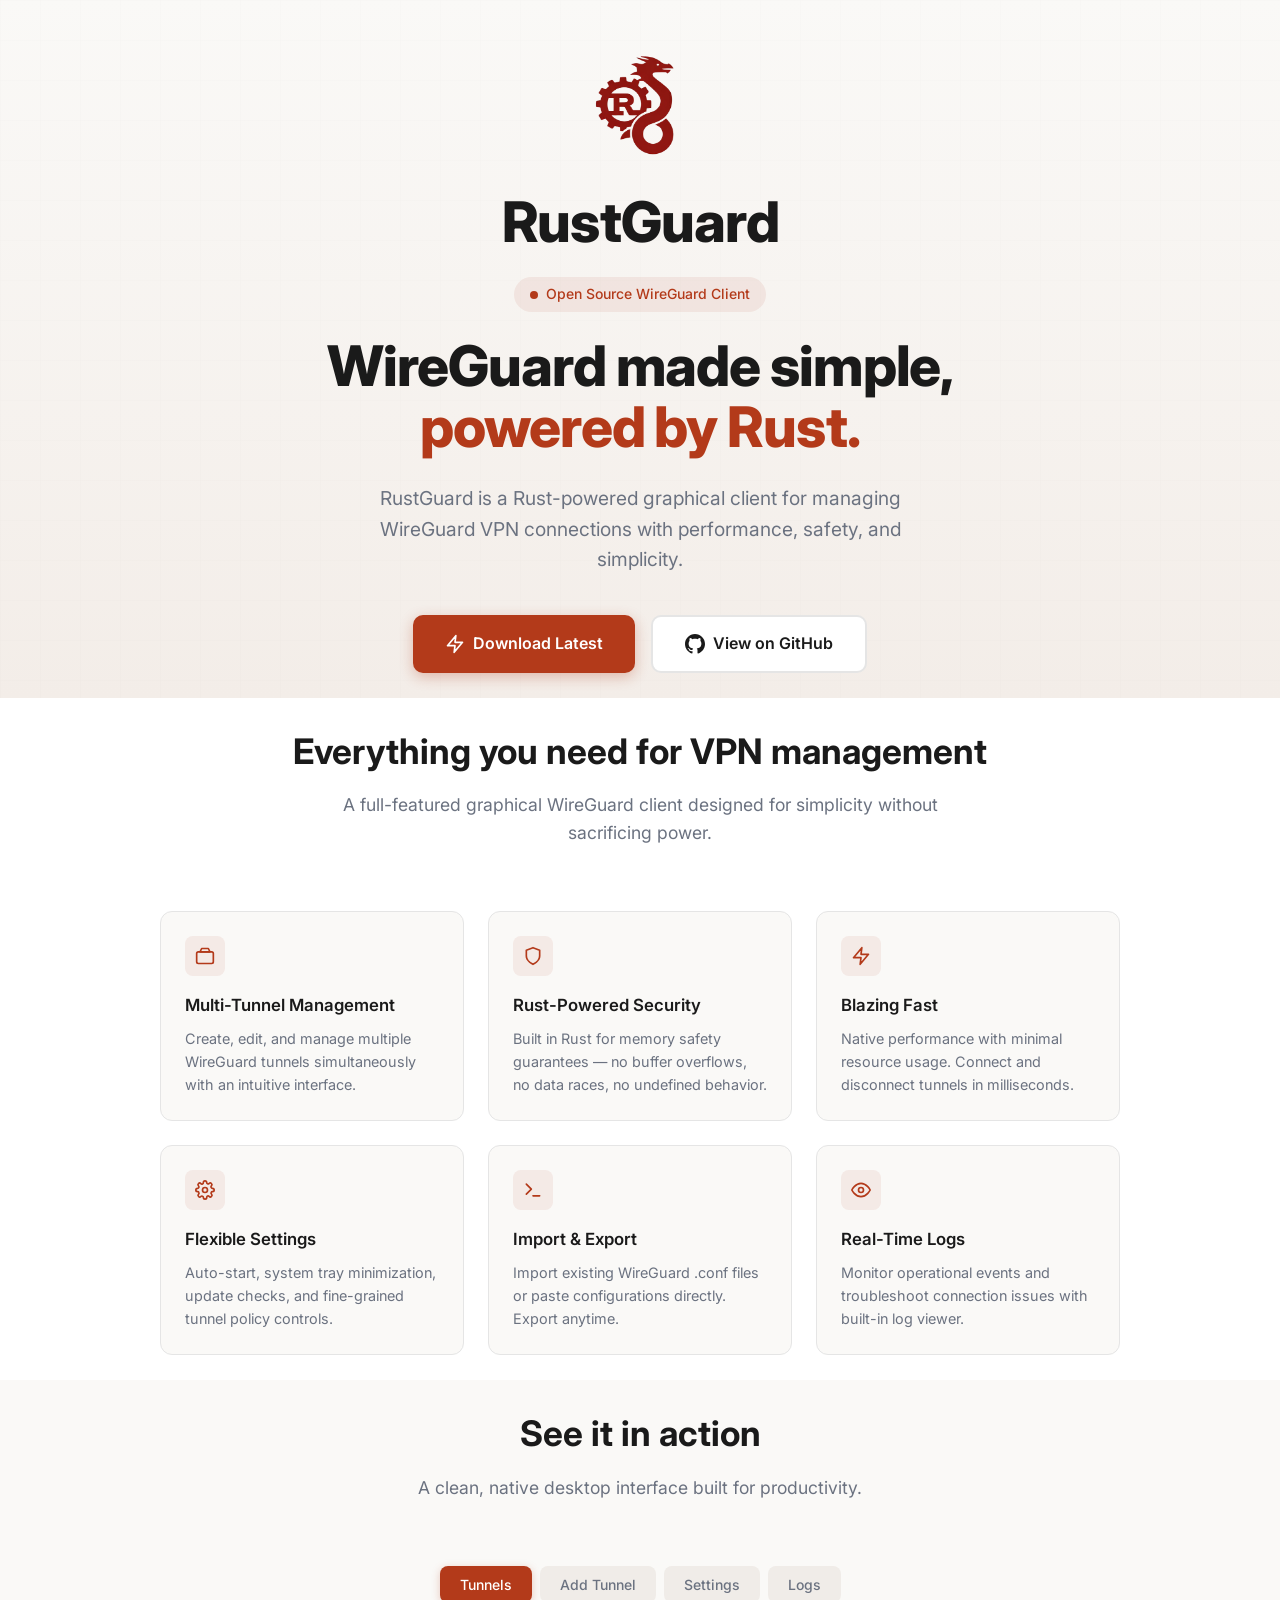
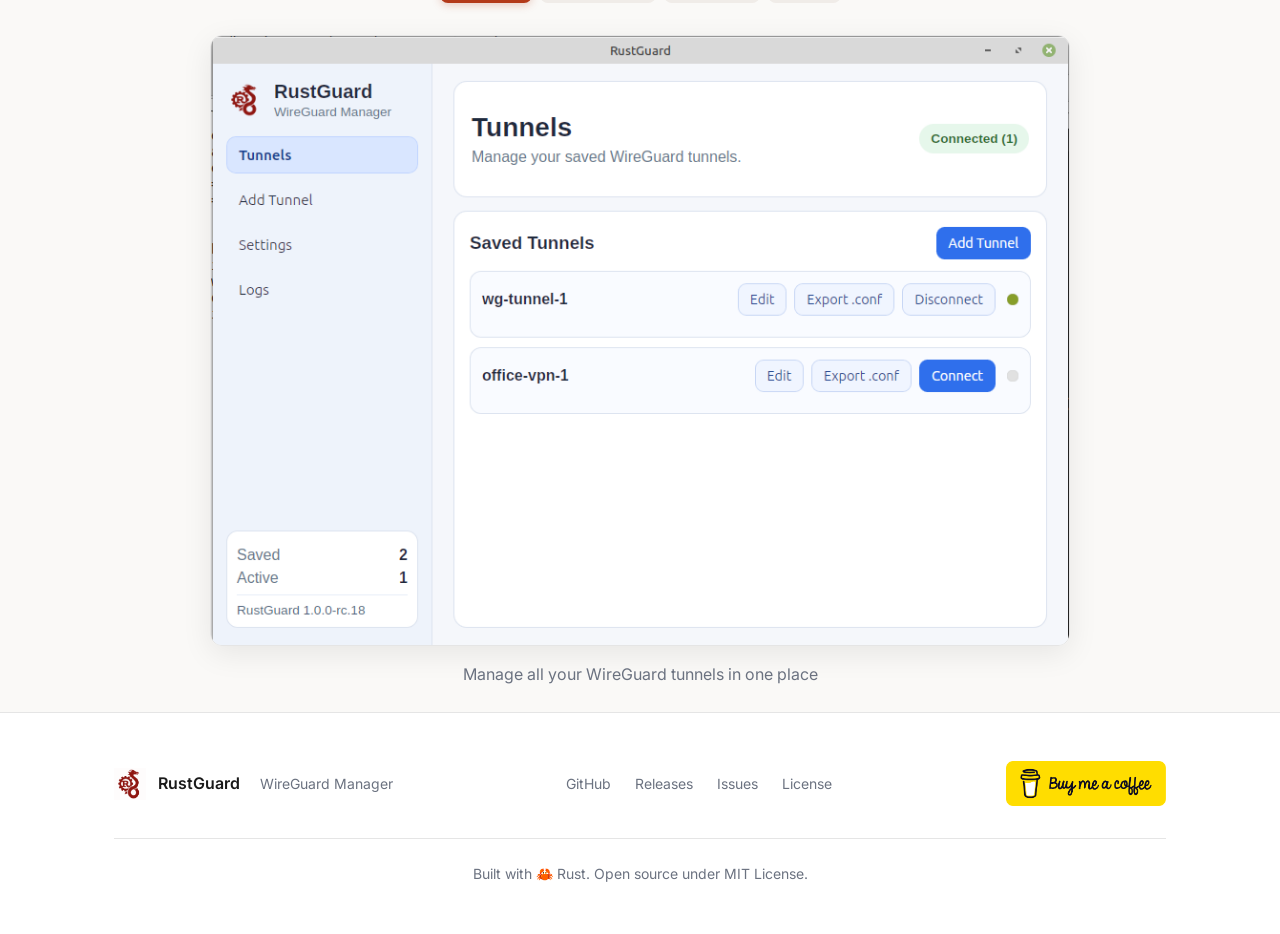
<file: docs/index.html>
<!DOCTYPE html>
<html lang="en">
<head>
  <meta charset="UTF-8" />
  <meta name="viewport" content="width=device-width, initial-scale=1.0" />
  <title>RustGuard — WireGuard Connection Manager</title>
  <meta name="description" content="RustGuard is a Rust-powered graphical client for managing WireGuard VPN connections with performance, safety, and simplicity." />
  <link rel="icon" type="image/png" href="assets/favicon-96x96.png" sizes="96x96" />
  <link rel="icon" type="image/svg+xml" href="assets/favicon.svg" />
  <link rel="shortcut icon" href="assets/favicon.ico" />
  <link rel="apple-touch-icon" sizes="180x180" href="assets/apple-touch-icon.png" />
  <link rel="manifest" href="assets/site.webmanifest" />
  <link rel="preconnect" href="https://fonts.googleapis.com" />
  <link rel="preconnect" href="https://fonts.gstatic.com" crossorigin />
  <link href="https://fonts.googleapis.com/css2?family=Inter:wght@400;500;600;700;800&family=JetBrains+Mono:wght@500&display=swap" rel="stylesheet" />
  <link rel="stylesheet" href="style.css" />
</head>
<script async src="https://www.googletagmanager.com/gtag/js?id=G-ZSVNVJYDS7"></script>
<script>
  window.dataLayer = window.dataLayer || [];
  function gtag(){dataLayer.push(arguments);}
  gtag('js', new Date());
  gtag('config', 'G-ZSVNVJYDS7');
</script>
<body>

  <!-- Hero -->
  <section class="hero">
    <div class="hero-grid"></div>
    <div class="container hero-inner">
      <img src="assets/rustguard_logo_without_text_no_bg.png" alt="RustGuard Logo" class="hero-logo" />
      <h1>RustGuard</h1>
      <div class="badge">
        <span class="badge-dot"></span>
        <span>Open Source WireGuard Client</span>
      </div>
      <h1>WireGuard made simple,<br><span class="text-primary">powered by Rust.</span></h1>
      <p class="hero-subtitle">RustGuard is a Rust-powered graphical client for managing WireGuard VPN connections with performance, safety, and simplicity.</p>
      <div class="hero-buttons">
        <a href="https://github.com/websvcPT/RustGuard/releases" class="btn btn-primary">
          <svg width="20" height="20" viewBox="0 0 24 24" fill="none" stroke="currentColor" stroke-width="2" stroke-linecap="round" stroke-linejoin="round"><polygon points="13 2 3 14 12 14 11 22 21 10 12 10 13 2"/></svg>
          Download Latest
        </a>
        <a href="https://github.com/websvcPT/RustGuard" class="btn btn-outline">
          <svg width="20" height="20" viewBox="0 0 24 24" fill="currentColor"><path d="M12 0c-6.626 0-12 5.373-12 12 0 5.302 3.438 9.8 8.207 11.387.599.111.793-.261.793-.577v-2.234c-3.338.726-4.033-1.416-4.033-1.416-.546-1.387-1.333-1.756-1.333-1.756-1.089-.745.083-.729.083-.729 1.205.084 1.839 1.237 1.839 1.237 1.07 1.834 2.807 1.304 3.492.997.107-.775.418-1.305.762-1.604-2.665-.305-5.467-1.334-5.467-5.931 0-1.311.469-2.381 1.236-3.221-.124-.303-.535-1.524.117-3.176 0 0 1.008-.322 3.301 1.23.957-.266 1.983-.399 3.003-.404 1.02.005 2.047.138 3.006.404 2.291-1.552 3.297-1.23 3.297-1.23.653 1.653.242 2.874.118 3.176.77.84 1.235 1.911 1.235 3.221 0 4.609-2.807 5.624-5.479 5.921.43.372.823 1.102.823 2.222v3.293c0 .319.192.694.801.576 4.765-1.589 8.199-6.086 8.199-11.386 0-6.627-5.373-12-12-12z"/></svg>
          View on GitHub
        </a>
      </div>
    </div>
  </section>

  <!-- Features -->
  <section class="features">
    <div class="container">
      <div class="section-header">
        <h2>Everything you need for VPN management</h2>
        <p>A full-featured graphical WireGuard client designed for simplicity without sacrificing power.</p>
      </div>
      <div class="features-grid">
        <div class="feature-card">
          <div class="feature-icon">
            <svg width="20" height="20" viewBox="0 0 24 24" fill="none" stroke="currentColor" stroke-width="2" stroke-linecap="round" stroke-linejoin="round"><rect x="2" y="7" width="20" height="14" rx="2" ry="2"/><path d="M16 3H8l-2 4h12L16 3z"/></svg>
          </div>
          <h3>Multi-Tunnel Management</h3>
          <p>Create, edit, and manage multiple WireGuard tunnels simultaneously with an intuitive interface.</p>
        </div>
        <div class="feature-card">
          <div class="feature-icon">
            <svg width="20" height="20" viewBox="0 0 24 24" fill="none" stroke="currentColor" stroke-width="2" stroke-linecap="round" stroke-linejoin="round"><path d="M12 22s8-4 8-10V5l-8-3-8 3v7c0 6 8 10 8 10z"/></svg>
          </div>
          <h3>Rust-Powered Security</h3>
          <p>Built in Rust for memory safety guarantees — no buffer overflows, no data races, no undefined behavior.</p>
        </div>
        <div class="feature-card">
          <div class="feature-icon">
            <svg width="20" height="20" viewBox="0 0 24 24" fill="none" stroke="currentColor" stroke-width="2" stroke-linecap="round" stroke-linejoin="round"><path d="M13 2L3 14h9l-1 8 10-12h-9l1-8z"/></svg>
          </div>
          <h3>Blazing Fast</h3>
          <p>Native performance with minimal resource usage. Connect and disconnect tunnels in milliseconds.</p>
        </div>
        <div class="feature-card">
          <div class="feature-icon">
            <svg width="20" height="20" viewBox="0 0 24 24" fill="none" stroke="currentColor" stroke-width="2" stroke-linecap="round" stroke-linejoin="round"><circle cx="12" cy="12" r="3"/><path d="M19.4 15a1.65 1.65 0 0 0 .33 1.82l.06.06a2 2 0 0 1-2.83 2.83l-.06-.06a1.65 1.65 0 0 0-1.82-.33 1.65 1.65 0 0 0-1 1.51V21a2 2 0 0 1-4 0v-.09A1.65 1.65 0 0 0 9 19.4a1.65 1.65 0 0 0-1.82.33l-.06.06a2 2 0 0 1-2.83-2.83l.06-.06A1.65 1.65 0 0 0 4.68 15a1.65 1.65 0 0 0-1.51-1H3a2 2 0 0 1 0-4h.09A1.65 1.65 0 0 0 4.6 9a1.65 1.65 0 0 0-.33-1.82l-.06-.06a2 2 0 0 1 2.83-2.83l.06.06A1.65 1.65 0 0 0 9 4.68a1.65 1.65 0 0 0 1-1.51V3a2 2 0 0 1 4 0v.09a1.65 1.65 0 0 0 1 1.51 1.65 1.65 0 0 0 1.82-.33l.06-.06a2 2 0 0 1 2.83 2.83l-.06.06A1.65 1.65 0 0 0 19.4 9a1.65 1.65 0 0 0 1.51 1H21a2 2 0 0 1 0 4h-.09a1.65 1.65 0 0 0-1.51 1z"/></svg>
          </div>
          <h3>Flexible Settings</h3>
          <p>Auto-start, system tray minimization, update checks, and fine-grained tunnel policy controls.</p>
        </div>
        <div class="feature-card">
          <div class="feature-icon">
            <svg width="20" height="20" viewBox="0 0 24 24" fill="none" stroke="currentColor" stroke-width="2" stroke-linecap="round" stroke-linejoin="round"><polyline points="4 17 10 11 4 5"/><line x1="12" y1="19" x2="20" y2="19"/></svg>
          </div>
          <h3>Import &amp; Export</h3>
          <p>Import existing WireGuard .conf files or paste configurations directly. Export anytime.</p>
        </div>
        <div class="feature-card">
          <div class="feature-icon">
            <svg width="20" height="20" viewBox="0 0 24 24" fill="none" stroke="currentColor" stroke-width="2" stroke-linecap="round" stroke-linejoin="round"><path d="M1 12s4-8 11-8 11 8 11 8-4 8-11 8-11-8-11-8z"/><circle cx="12" cy="12" r="3"/></svg>
          </div>
          <h3>Real-Time Logs</h3>
          <p>Monitor operational events and troubleshoot connection issues with built-in log viewer.</p>
        </div>
      </div>
    </div>
  </section>

  <!-- Screenshots -->
  <section class="screenshots">
    <div class="container">
      <div class="section-header">
        <h2>See it in action</h2>
        <p>A clean, native desktop interface built for productivity.</p>
      </div>
      <div class="tabs">
        <button class="tab active" onclick="showScreen(0, this)">Tunnels</button>
        <button class="tab" onclick="showScreen(1, this)">Add Tunnel</button>
        <button class="tab" onclick="showScreen(2, this)">Settings</button>
        <button class="tab" onclick="showScreen(3, this)">Logs</button>
      </div>
      <div class="screenshot-wrapper">
        <img id="screenshot-img" src="assets/screen-tunnels.png" alt="RustGuard Screenshot" />
      </div>
      <p id="screenshot-desc" class="screenshot-desc">Manage all your WireGuard tunnels in one place</p>
    </div>
  </section>

  <!-- Footer -->
  <footer class="footer">
    <div class="container footer-inner">
      <div class="footer-brand">
        <img src="assets/rustguard_logo.png" alt="RustGuard" class="footer-logo" />
        <span class="footer-name">RustGuard</span>
        <span class="footer-tagline">WireGuard Manager</span>
      </div>
      <nav class="footer-links">
        <a href="https://github.com/websvcPT/RustGuard">GitHub</a>
        <a href="https://github.com/websvcPT/RustGuard/releases">Releases</a>
        <a href="https://github.com/websvcPT/RustGuard/issues">Issues</a>
        <a href="https://github.com/websvcPT/RustGuard/blob/master/LICENSE.md">License</a>
      </nav>
      <a href="https://buymeacoffee.com/websvc" target="_blank" rel="noopener noreferrer" class="bmc-link">
        <img src="assets/bmc-button.png" alt="Buy Me A Coffee" class="bmc-button" />
      </a>
    </div>
    <div class="container">
      <div class="footer-bottom">
        <p>Built with 🦀 Rust. Open source under MIT License.</p>
      </div>
    </div>
  </footer>

  <script>
    const screenData = [
      { src: "assets/screen-tunnels.png", desc: "Manage all your WireGuard tunnels in one place" },
      { src: "assets/screen-add-tunnel.png", desc: "Import or paste WireGuard configurations" },
      { src: "assets/screen-settings.png", desc: "Configure app behavior and tunnel policies" },
      { src: "assets/screen-logs.png", desc: "Monitor events and troubleshoot connections" },
    ];
    function showScreen(i, btn) {
      document.getElementById("screenshot-img").src = screenData[i].src;
      document.getElementById("screenshot-desc").textContent = screenData[i].desc;
      document.querySelectorAll(".tab").forEach(t => t.classList.remove("active"));
      btn.classList.add("active");
    }
  </script>
</body>
</html>
</file>
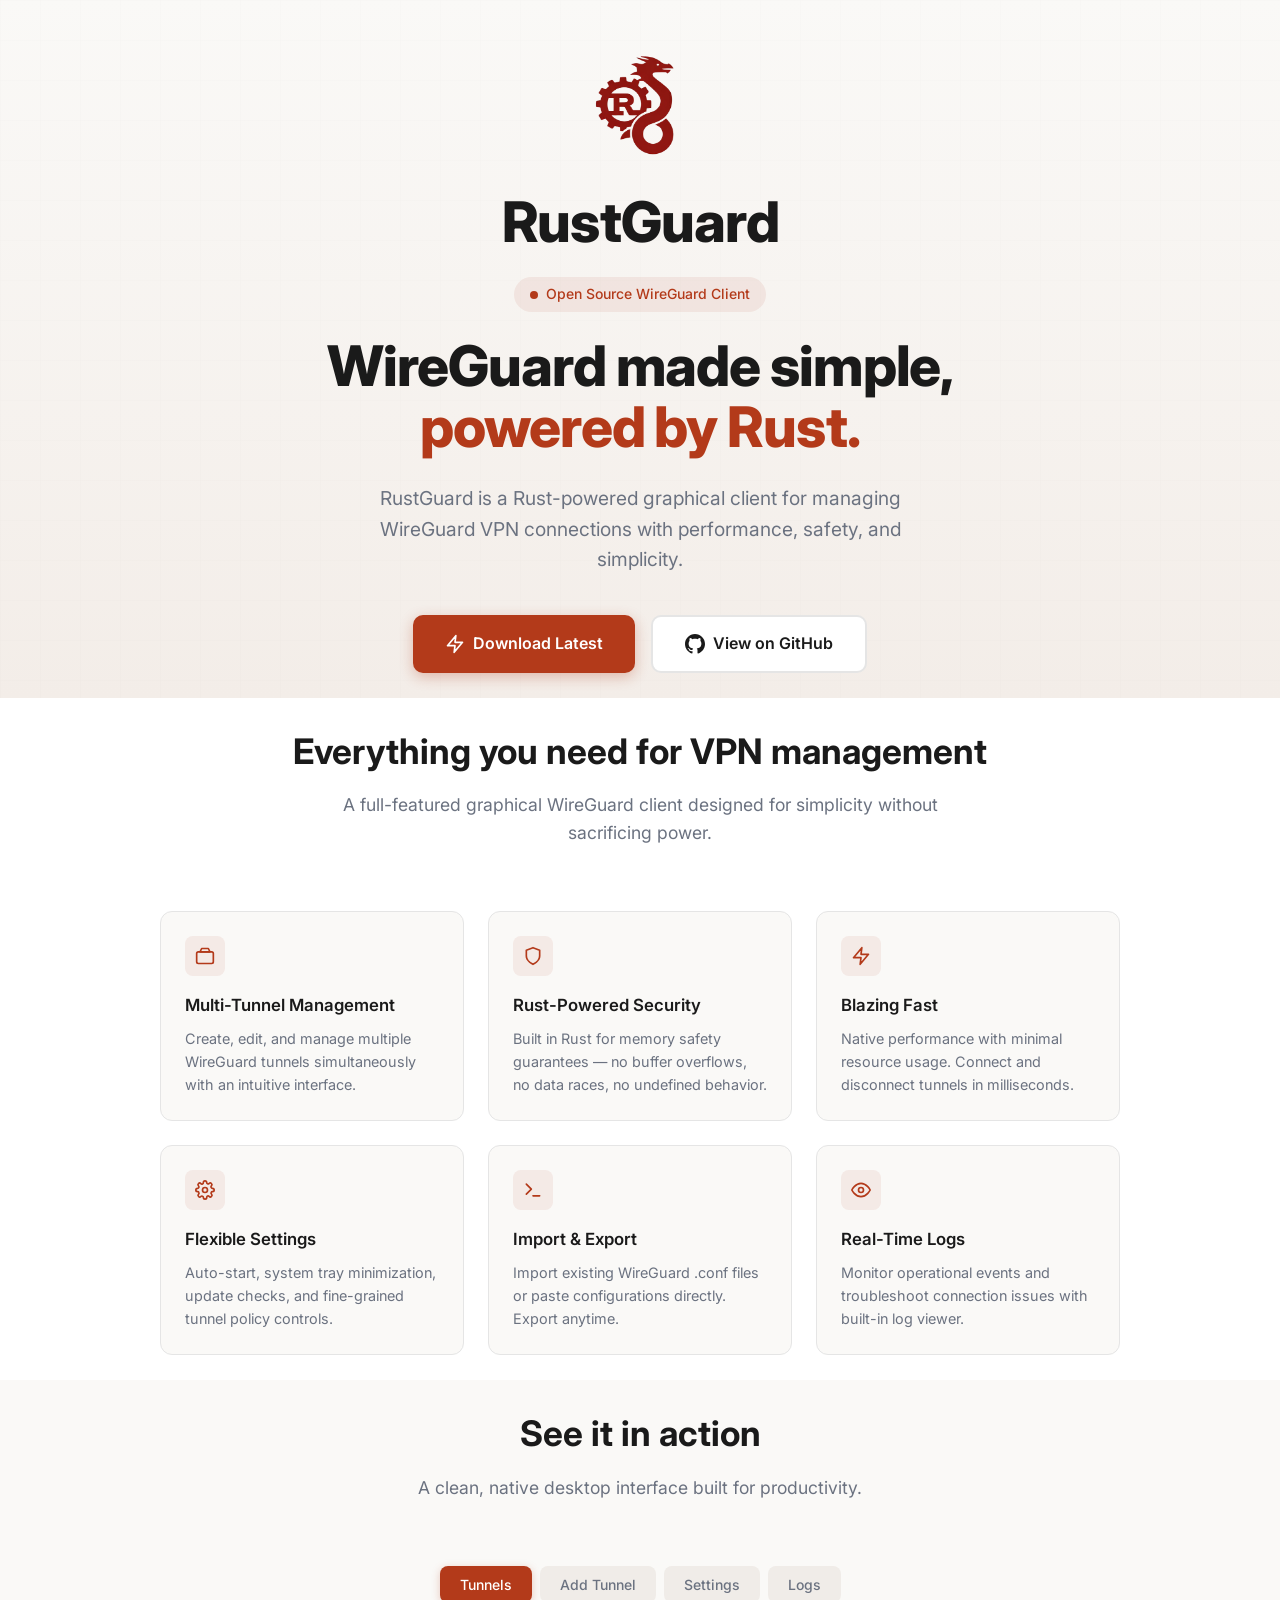
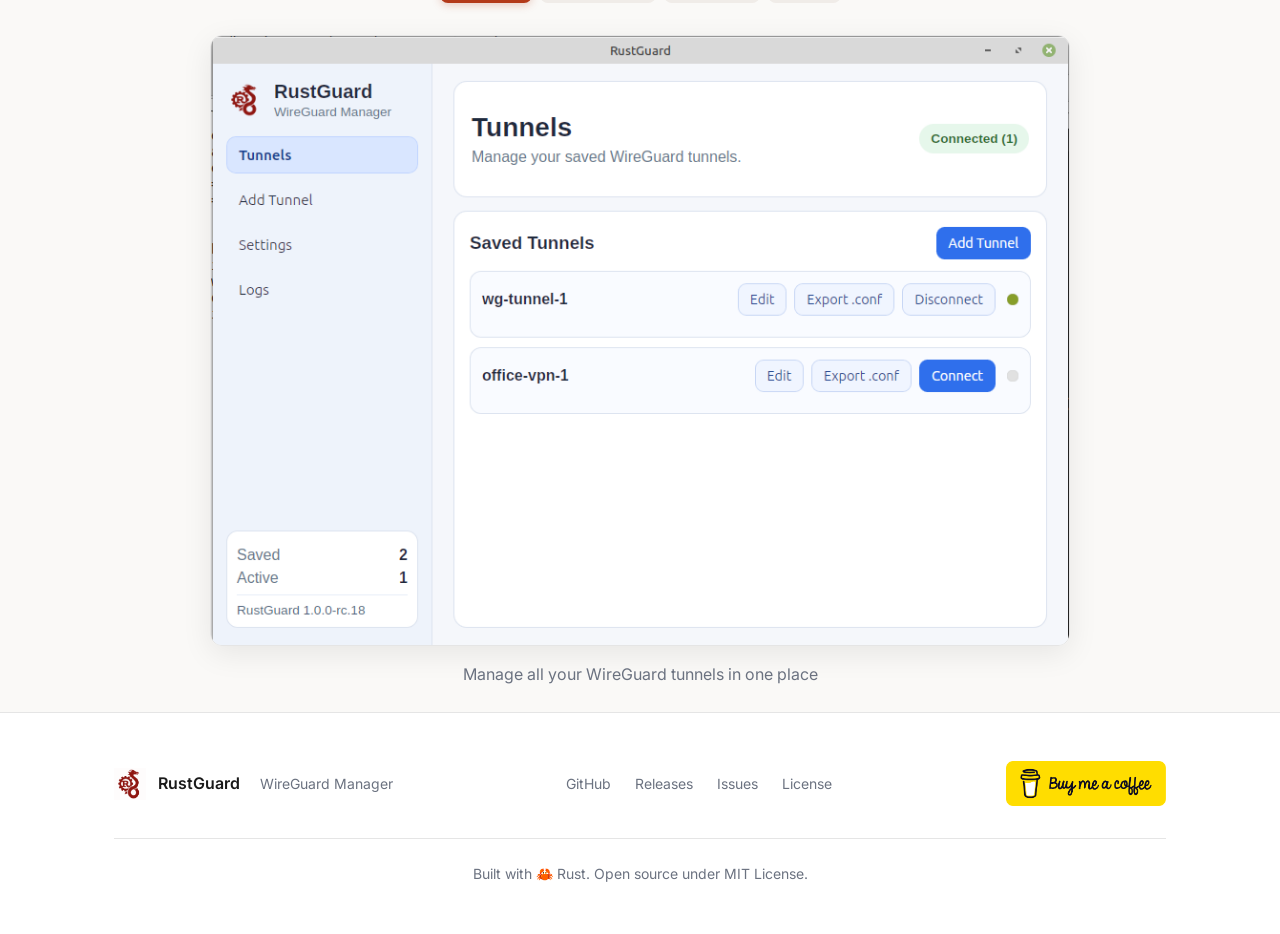
<file: website/index.html>
<!DOCTYPE html>
<html lang="en">
<head>
  <meta charset="UTF-8" />
  <meta name="viewport" content="width=device-width, initial-scale=1.0" />
  <title>RustGuard — WireGuard Connection Manager</title>
  <meta name="description" content="RustGuard is a Rust-powered graphical client for managing WireGuard VPN connections with performance, safety, and simplicity." />
  <link rel="icon" type="image/png" href="/assets/favicon-96x96.png" sizes="96x96" />
  <link rel="icon" type="image/svg+xml" href="/assets/favicon.svg" />
  <link rel="shortcut icon" href="/assets/favicon.ico" />
  <link rel="apple-touch-icon" sizes="180x180" href="/assets/apple-touch-icon.png" />
  <link rel="manifest" href="/assets/site.webmanifest" />
  <link rel="preconnect" href="https://fonts.googleapis.com" />
  <link rel="preconnect" href="https://fonts.gstatic.com" crossorigin />
  <link href="https://fonts.googleapis.com/css2?family=Inter:wght@400;500;600;700;800&family=JetBrains+Mono:wght@500&display=swap" rel="stylesheet" />
  <link rel="stylesheet" href="style.css" />
</head>
<body>

  <!-- Hero -->
  <section class="hero">
    <div class="hero-grid"></div>
    <div class="container hero-inner">
      <img src="assets/rustguard_logo_without_text_no_bg.png" alt="RustGuard Logo" class="hero-logo" />
      <h1>RustGuard</h1>
      <div class="badge">
        <span class="badge-dot"></span>
        <span>Open Source WireGuard Client</span>
      </div>
      <h1>WireGuard made simple,<br><span class="text-primary">powered by Rust.</span></h1>
      <p class="hero-subtitle">RustGuard is a Rust-powered graphical client for managing WireGuard VPN connections with performance, safety, and simplicity.</p>
      <div class="hero-buttons">
        <a href="https://github.com/websvcPT/RustGuard/releases" class="btn btn-primary">
          <svg width="20" height="20" viewBox="0 0 24 24" fill="none" stroke="currentColor" stroke-width="2" stroke-linecap="round" stroke-linejoin="round"><polygon points="13 2 3 14 12 14 11 22 21 10 12 10 13 2"/></svg>
          Download Latest
        </a>
        <a href="https://github.com/websvcPT/RustGuard" class="btn btn-outline">
          <svg width="20" height="20" viewBox="0 0 24 24" fill="currentColor"><path d="M12 0c-6.626 0-12 5.373-12 12 0 5.302 3.438 9.8 8.207 11.387.599.111.793-.261.793-.577v-2.234c-3.338.726-4.033-1.416-4.033-1.416-.546-1.387-1.333-1.756-1.333-1.756-1.089-.745.083-.729.083-.729 1.205.084 1.839 1.237 1.839 1.237 1.07 1.834 2.807 1.304 3.492.997.107-.775.418-1.305.762-1.604-2.665-.305-5.467-1.334-5.467-5.931 0-1.311.469-2.381 1.236-3.221-.124-.303-.535-1.524.117-3.176 0 0 1.008-.322 3.301 1.23.957-.266 1.983-.399 3.003-.404 1.02.005 2.047.138 3.006.404 2.291-1.552 3.297-1.23 3.297-1.23.653 1.653.242 2.874.118 3.176.77.84 1.235 1.911 1.235 3.221 0 4.609-2.807 5.624-5.479 5.921.43.372.823 1.102.823 2.222v3.293c0 .319.192.694.801.576 4.765-1.589 8.199-6.086 8.199-11.386 0-6.627-5.373-12-12-12z"/></svg>
          View on GitHub
        </a>
      </div>
    </div>
  </section>

  <!-- Features -->
  <section class="features">
    <div class="container">
      <div class="section-header">
        <h2>Everything you need for VPN management</h2>
        <p>A full-featured graphical WireGuard client designed for simplicity without sacrificing power.</p>
      </div>
      <div class="features-grid">
        <div class="feature-card">
          <div class="feature-icon">
            <svg width="20" height="20" viewBox="0 0 24 24" fill="none" stroke="currentColor" stroke-width="2" stroke-linecap="round" stroke-linejoin="round"><rect x="2" y="7" width="20" height="14" rx="2" ry="2"/><path d="M16 3H8l-2 4h12L16 3z"/></svg>
          </div>
          <h3>Multi-Tunnel Management</h3>
          <p>Create, edit, and manage multiple WireGuard tunnels simultaneously with an intuitive interface.</p>
        </div>
        <div class="feature-card">
          <div class="feature-icon">
            <svg width="20" height="20" viewBox="0 0 24 24" fill="none" stroke="currentColor" stroke-width="2" stroke-linecap="round" stroke-linejoin="round"><path d="M12 22s8-4 8-10V5l-8-3-8 3v7c0 6 8 10 8 10z"/></svg>
          </div>
          <h3>Rust-Powered Security</h3>
          <p>Built in Rust for memory safety guarantees — no buffer overflows, no data races, no undefined behavior.</p>
        </div>
        <div class="feature-card">
          <div class="feature-icon">
            <svg width="20" height="20" viewBox="0 0 24 24" fill="none" stroke="currentColor" stroke-width="2" stroke-linecap="round" stroke-linejoin="round"><path d="M13 2L3 14h9l-1 8 10-12h-9l1-8z"/></svg>
          </div>
          <h3>Blazing Fast</h3>
          <p>Native performance with minimal resource usage. Connect and disconnect tunnels in milliseconds.</p>
        </div>
        <div class="feature-card">
          <div class="feature-icon">
            <svg width="20" height="20" viewBox="0 0 24 24" fill="none" stroke="currentColor" stroke-width="2" stroke-linecap="round" stroke-linejoin="round"><circle cx="12" cy="12" r="3"/><path d="M19.4 15a1.65 1.65 0 0 0 .33 1.82l.06.06a2 2 0 0 1-2.83 2.83l-.06-.06a1.65 1.65 0 0 0-1.82-.33 1.65 1.65 0 0 0-1 1.51V21a2 2 0 0 1-4 0v-.09A1.65 1.65 0 0 0 9 19.4a1.65 1.65 0 0 0-1.82.33l-.06.06a2 2 0 0 1-2.83-2.83l.06-.06A1.65 1.65 0 0 0 4.68 15a1.65 1.65 0 0 0-1.51-1H3a2 2 0 0 1 0-4h.09A1.65 1.65 0 0 0 4.6 9a1.65 1.65 0 0 0-.33-1.82l-.06-.06a2 2 0 0 1 2.83-2.83l.06.06A1.65 1.65 0 0 0 9 4.68a1.65 1.65 0 0 0 1-1.51V3a2 2 0 0 1 4 0v.09a1.65 1.65 0 0 0 1 1.51 1.65 1.65 0 0 0 1.82-.33l.06-.06a2 2 0 0 1 2.83 2.83l-.06.06A1.65 1.65 0 0 0 19.4 9a1.65 1.65 0 0 0 1.51 1H21a2 2 0 0 1 0 4h-.09a1.65 1.65 0 0 0-1.51 1z"/></svg>
          </div>
          <h3>Flexible Settings</h3>
          <p>Auto-start, system tray minimization, update checks, and fine-grained tunnel policy controls.</p>
        </div>
        <div class="feature-card">
          <div class="feature-icon">
            <svg width="20" height="20" viewBox="0 0 24 24" fill="none" stroke="currentColor" stroke-width="2" stroke-linecap="round" stroke-linejoin="round"><polyline points="4 17 10 11 4 5"/><line x1="12" y1="19" x2="20" y2="19"/></svg>
          </div>
          <h3>Import &amp; Export</h3>
          <p>Import existing WireGuard .conf files or paste configurations directly. Export anytime.</p>
        </div>
        <div class="feature-card">
          <div class="feature-icon">
            <svg width="20" height="20" viewBox="0 0 24 24" fill="none" stroke="currentColor" stroke-width="2" stroke-linecap="round" stroke-linejoin="round"><path d="M1 12s4-8 11-8 11 8 11 8-4 8-11 8-11-8-11-8z"/><circle cx="12" cy="12" r="3"/></svg>
          </div>
          <h3>Real-Time Logs</h3>
          <p>Monitor operational events and troubleshoot connection issues with built-in log viewer.</p>
        </div>
      </div>
    </div>
  </section>

  <!-- Screenshots -->
  <section class="screenshots">
    <div class="container">
      <div class="section-header">
        <h2>See it in action</h2>
        <p>A clean, native desktop interface built for productivity.</p>
      </div>
      <div class="tabs">
        <button class="tab active" onclick="showScreen(0, this)">Tunnels</button>
        <button class="tab" onclick="showScreen(1, this)">Add Tunnel</button>
        <button class="tab" onclick="showScreen(2, this)">Settings</button>
        <button class="tab" onclick="showScreen(3, this)">Logs</button>
      </div>
      <div class="screenshot-wrapper">
        <img id="screenshot-img" src="assets/screen-tunnels.png" alt="RustGuard Screenshot" />
      </div>
      <p id="screenshot-desc" class="screenshot-desc">Manage all your WireGuard tunnels in one place</p>
    </div>
  </section>

  <!-- Footer -->
  <footer class="footer">
    <div class="container footer-inner">
      <div class="footer-brand">
        <img src="assets/rustguard_logo.png" alt="RustGuard" class="footer-logo" />
        <span class="footer-name">RustGuard</span>
        <span class="footer-tagline">WireGuard Manager</span>
      </div>
      <nav class="footer-links">
        <a href="https://github.com/websvcPT/RustGuard">GitHub</a>
        <a href="https://github.com/websvcPT/RustGuard/releases">Releases</a>
        <a href="https://github.com/websvcPT/RustGuard/issues">Issues</a>
        <a href="https://github.com/websvcPT/RustGuard/blob/main/LICENSE">License</a>
      </nav>
      <a href="https://buymeacoffee.com/websvc" target="_blank" rel="noopener noreferrer" class="bmc-link">
        <img src="assets/bmc-button.png" alt="Buy Me A Coffee" class="bmc-button" />
      </a>
    </div>
    <div class="container">
      <div class="footer-bottom">
        <p>Built with 🦀 Rust. Open source under MIT License.</p>
      </div>
    </div>
  </footer>

  <script>
    const screenData = [
      { src: "assets/screen-tunnels.png", desc: "Manage all your WireGuard tunnels in one place" },
      { src: "assets/screen-add-tunnel.png", desc: "Import or paste WireGuard configurations" },
      { src: "assets/screen-settings.png", desc: "Configure app behavior and tunnel policies" },
      { src: "assets/screen-logs.png", desc: "Monitor events and troubleshoot connections" },
    ];
    function showScreen(i, btn) {
      document.getElementById("screenshot-img").src = screenData[i].src;
      document.getElementById("screenshot-desc").textContent = screenData[i].desc;
      document.querySelectorAll(".tab").forEach(t => t.classList.remove("active"));
      btn.classList.add("active");
    }
  </script>
</body>
</html>
</file>
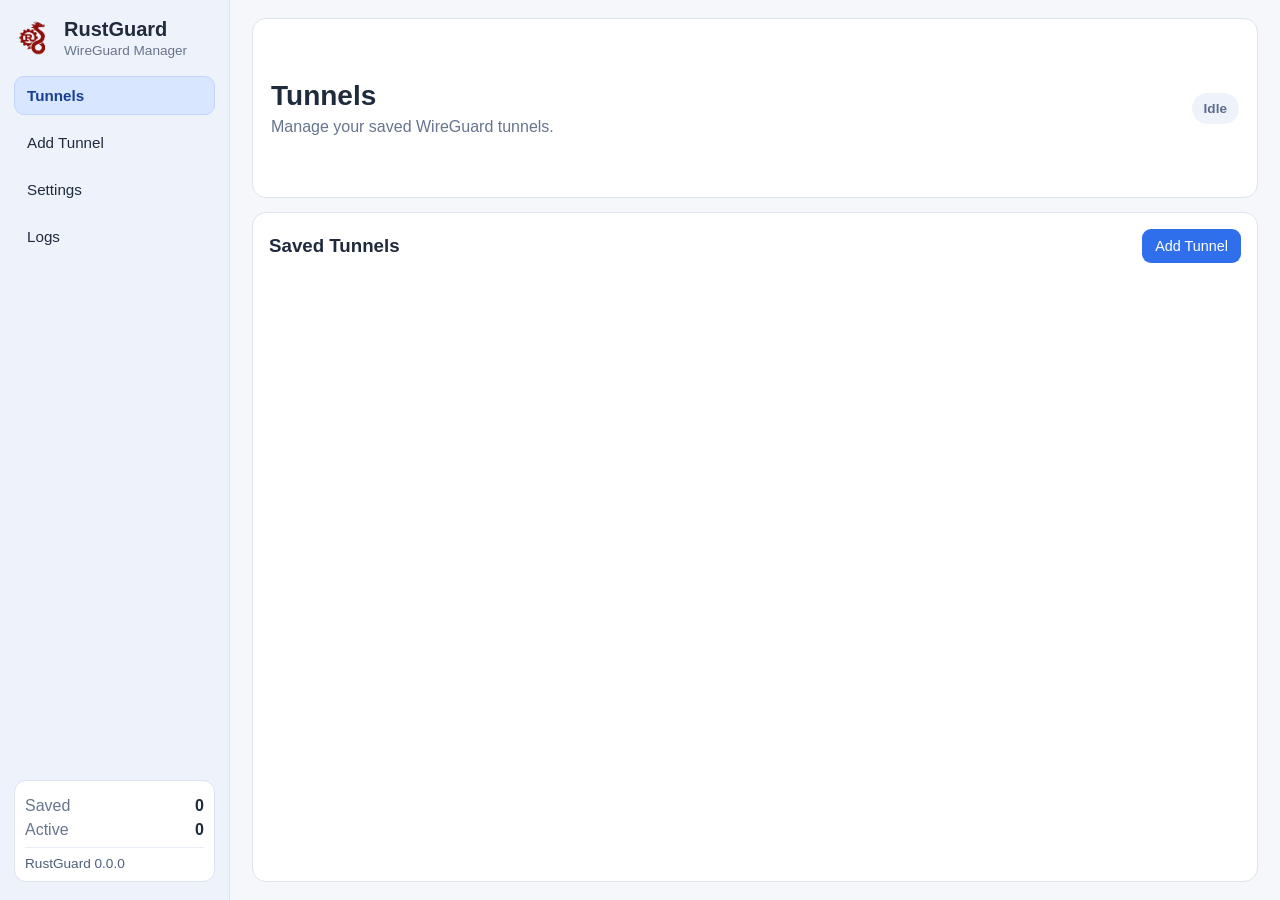
<file: app/ui/index.html>
<!doctype html>
<html lang="en">
  <head>
    <meta charset="UTF-8" />
    <meta name="viewport" content="width=device-width, initial-scale=1.0" />
    <title>RustGuard</title>
    <link rel="stylesheet" href="./styles.css" />
  </head>
  <body>
    <div class="app-shell">
      <aside class="sidebar">
        <div class="brand">
          <img class="brand-logo" src="./assets/logo-original.png" alt="RustGuard logo" />
          <div>
            <h1>RustGuard</h1>
            <p>WireGuard Manager</p>
          </div>
        </div>

        <nav class="nav">
          <button class="nav-item active" data-tab="tunnels">Tunnels</button>
          <button class="nav-item" data-tab="add">Add Tunnel</button>
          <button class="nav-item" data-tab="settings">Settings</button>
          <button class="nav-item" data-tab="logs">Logs</button>
        </nav>

        <div class="sidebar-stats">
          <div class="stat-row"><span>Saved</span><strong id="savedCount">0</strong></div>
          <div class="stat-row"><span>Active</span><strong id="activeCount">0</strong></div>
          <div class="version-row" id="appVersionLabel">RustGuard 0.0.0</div>
        </div>
      </aside>

      <main class="content">
        <header class="header">
          <div>
            <h2 id="tabTitle">Tunnels</h2>
            <p id="tabSubtitle">Manage your saved WireGuard tunnels.</p>
          </div>
          <div id="statusPill" class="status-pill idle">Idle</div>
        </header>

        <section class="card tab-panel" id="tab-tunnels">
          <div class="section-header">
            <h3>Saved Tunnels</h3>
            <button id="toAddBtn" class="btn btn-primary">Add Tunnel</button>
          </div>
          <div id="tunnelList" class="list"></div>
        </section>

        <section class="card tab-panel hidden" id="tab-add">
          <div class="section-header">
            <h3 id="addPanelTitle">Add Tunnel</h3>
            <button id="importBtn" class="btn">Import from file</button>
          </div>
          <label class="field-label" for="tunnelName">Tunnel name</label>
          <input id="tunnelName" class="input" type="text" placeholder="office-vpn" />

          <label class="field-label" for="tunnelConfig">Tunnel configuration</label>
          <textarea id="tunnelConfig" class="textarea" rows="12"></textarea>

          <div class="row">
            <button id="saveTunnelBtn" class="btn btn-primary">Save Tunnel</button>
            <button id="clearTunnelBtn" class="btn">Clear</button>
            <button id="cancelTunnelBtn" class="btn">Cancel</button>
          </div>
        </section>

        <section class="card tab-panel hidden" id="tab-settings">
          <h3>Settings</h3>
          <div class="setting">
            <label><input id="autoStart" type="checkbox" /> Auto-start</label>
          </div>
          <div class="setting">
            <label><input id="startInTray" type="checkbox" /> Start minimized in system tray</label>
          </div>
          <div class="setting">
            <label><input id="allowMultiple" type="checkbox" /> Allow multiple active tunnels</label>
          </div>
          <div class="setting version-setting">
            <div class="version-header">
              <span>Current version:</span>
              <strong id="currentVersionValue">0.0.0</strong>
              <button id="checkVersionBtn" class="btn btn-check-version">Check for updates</button>
            </div>
            <div id="updateStatusMessage" class="update-status">
              No update check has been performed yet.
            </div>
          </div>
          <div class="setting">
            <label><input id="checkUpdates" type="checkbox" /> Check updates on start</label>
          </div>
          <div class="meta">
            <div><strong>Settings folder:</strong> <span id="settingsFolder"></span></div>
          </div>
        </section>

        <section class="card tab-panel hidden" id="tab-logs">
          <div class="section-header">
            <h3>Logs</h3>
            <button id="clearLogsBtn" class="btn">Clear logs</button>
          </div>
          <div id="logs" class="logs"></div>
        </section>
      </main>
    </div>

    <div id="toastContainer" class="toast-container" aria-live="polite" aria-atomic="true"></div>

    <script type="module" src="./main.js"></script>
  </body>
</html>
</file>
<file: docs/style.css>
*, *::before, *::after { margin: 0; padding: 0; box-sizing: border-box; }

:root {
  --bg: #faf9f7;
  --card: #ffffff;
  --foreground: #1a1a1a;
  --muted: #6b7280;
  --border: #e5e5e5;
  --primary: #b33a1a;
  --primary-fg: #ffffff;
  --rust-glow: rgba(179, 58, 26, 0.08);
  --font: 'Inter', -apple-system, BlinkMacSystemFont, sans-serif;
  --mono: 'JetBrains Mono', monospace;
}

body {
  font-family: var(--font);
  background: var(--bg);
  color: var(--foreground);
  line-height: 1.6;
  -webkit-font-smoothing: antialiased;
}

.container { max-width: 1100px; margin: 0 auto; padding: 0 24px; }

/* Hero */
.hero {
  position: relative;
  overflow: hidden;
  padding: 50px 0 25px;
  background: linear-gradient(180deg, var(--bg) 0%, #f3ede8 100%);
}
.hero-grid {
  position: absolute; inset: 0; opacity: 0.03;
  background-image: url("data:image/svg+xml,%3Csvg width='40' height='40' xmlns='http://www.w3.org/2000/svg'%3E%3Cpath d='M0 40V0h40' fill='none' stroke='%23000' stroke-width='.5'/%3E%3C/svg%3E");
}
.hero-inner { position: relative; z-index: 1; display: flex; flex-direction: column; align-items: center; text-align: center; max-width: 720px; margin: 0 auto; }
.hero-logo { width: 120px; height: auto; margin-bottom: 32px; mix-blend-mode: multiply; }

.badge {
  display: inline-flex; align-items: center; gap: 8px;
  background: var(--rust-glow); border-radius: 999px;
  padding: 6px 16px; margin-bottom: 24px; font-size: 14px; font-weight: 500; color: var(--primary);
}
.badge-dot { width: 8px; height: 8px; border-radius: 50%; background: var(--primary); animation: pulse 2s infinite; }
@keyframes pulse { 0%, 100% { opacity: 1; } 50% { opacity: .4; } }

h1 { font-size: 3.5rem; font-weight: 800; line-height: 1.1; margin-bottom: 24px; letter-spacing: -0.02em; }
.text-primary { color: var(--primary); }

.hero-subtitle { font-size: 1.2rem; color: var(--muted); max-width: 600px; margin-bottom: 40px; }

.hero-buttons { display: flex; gap: 16px; flex-wrap: wrap; justify-content: center; }
.btn {
  display: inline-flex; align-items: center; gap: 8px;
  padding: 14px 32px; border-radius: 10px; font-size: 16px; font-weight: 600;
  text-decoration: none; transition: all 0.2s;
}
.btn-primary { background: var(--primary); color: var(--primary-fg); box-shadow: 0 4px 14px rgba(179,58,26,0.3); }
.btn-primary:hover { opacity: 0.9; }
.btn-outline { background: var(--card); color: var(--foreground); border: 2px solid var(--border); }
.btn-outline:hover { border-color: rgba(179,58,26,0.3); }

.hero-tags { display: flex; gap: 32px; margin-top: 48px; color: var(--muted); font-size: 14px; }
.hero-tag { display: flex; align-items: center; gap: 8px; }
.hero-tag svg { color: var(--primary); }

/* Features */
.features { padding: 25px 0; background: var(--card); }
.section-header { text-align: center; margin-bottom: 64px; }
.section-header h2 { font-size: 2.2rem; font-weight: 700; margin-bottom: 12px; }
.section-header p { font-size: 1.1rem; color: var(--muted); max-width: 600px; margin: 0 auto; }

.features-grid { display: grid; grid-template-columns: repeat(3, 1fr); gap: 24px; max-width: 960px; margin: 0 auto; }
.feature-card {
  padding: 24px; border-radius: 12px; border: 1px solid var(--border);
  background: var(--bg); transition: border-color 0.2s;
}
.feature-card:hover { border-color: rgba(179,58,26,0.2); }
.feature-icon {
  width: 40px; height: 40px; border-radius: 8px; background: var(--rust-glow);
  display: flex; align-items: center; justify-content: center; margin-bottom: 16px; color: var(--primary);
}
.feature-card h3 { font-size: 1.05rem; font-weight: 600; margin-bottom: 8px; }
.feature-card p { font-size: 0.9rem; color: var(--muted); line-height: 1.6; }

/* Screenshots */
.screenshots { padding: 25px 0; }
.tabs { display: flex; justify-content: center; gap: 8px; margin-bottom: 32px; }
.tab {
  padding: 10px 20px; border-radius: 8px; border: none; cursor: pointer;
  font-size: 14px; font-weight: 500; font-family: var(--font);
  background: #f0ece8; color: var(--muted); transition: all 0.2s;
}
.tab:hover { color: var(--foreground); }
.tab.active { background: var(--primary); color: var(--primary-fg); box-shadow: 0 2px 8px rgba(179,58,26,0.25); }
.screenshot-wrapper {
  max-width: 860px; margin: 0 auto; border-radius: 12px; overflow: hidden;
  border: 1px solid var(--border); box-shadow: 0 8px 30px rgba(0,0,0,0.08);
}
.screenshot-wrapper img { width: 100%; height: auto; display: block; }
.screenshot-desc { text-align: center; color: var(--muted); margin-top: 16px; }

/* Footer */
.footer { border-top: 1px solid var(--border); background: var(--card); padding: 48px 0; }
.footer-inner { display: flex; align-items: center; justify-content: space-between; flex-wrap: wrap; gap: 24px; }
.footer-brand { display: flex; align-items: center; gap: 12px; }
.footer-logo { width: 32px; height: 32px; }
.footer-name { font-weight: 600; }
.footer-tagline { font-size: 14px; color: var(--muted); margin-left: 8px; }
.footer-links { display: flex; gap: 24px; }
.footer-links a { font-size: 14px; color: var(--muted); text-decoration: none; transition: color 0.2s; }
.footer-links a:hover { color: var(--foreground); }
.bmc-link { display: inline-block; flex-shrink: 0; }
.bmc-button { height: 45px; width: auto; display: block; }
.footer-bottom { margin-top: 32px; padding-top: 24px; border-top: 1px solid var(--border); text-align: center; font-size: 14px; color: var(--muted); }

/* Responsive */
@media (max-width: 768px) {
  h1 { font-size: 2.2rem; }
  .features-grid { grid-template-columns: 1fr; }
  .hero { padding: 48px 0 64px; }
  .tabs { flex-wrap: wrap; }
}
</file>
<file: website/style.css>
*, *::before, *::after { margin: 0; padding: 0; box-sizing: border-box; }

:root {
  --bg: #faf9f7;
  --card: #ffffff;
  --foreground: #1a1a1a;
  --muted: #6b7280;
  --border: #e5e5e5;
  --primary: #b33a1a;
  --primary-fg: #ffffff;
  --rust-glow: rgba(179, 58, 26, 0.08);
  --font: 'Inter', -apple-system, BlinkMacSystemFont, sans-serif;
  --mono: 'JetBrains Mono', monospace;
}

body {
  font-family: var(--font);
  background: var(--bg);
  color: var(--foreground);
  line-height: 1.6;
  -webkit-font-smoothing: antialiased;
}

.container { max-width: 1100px; margin: 0 auto; padding: 0 24px; }

/* Hero */
.hero {
  position: relative;
  overflow: hidden;
  padding: 50px 0 25px;
  background: linear-gradient(180deg, var(--bg) 0%, #f3ede8 100%);
}
.hero-grid {
  position: absolute; inset: 0; opacity: 0.03;
  background-image: url("data:image/svg+xml,%3Csvg width='40' height='40' xmlns='http://www.w3.org/2000/svg'%3E%3Cpath d='M0 40V0h40' fill='none' stroke='%23000' stroke-width='.5'/%3E%3C/svg%3E");
}
.hero-inner { position: relative; z-index: 1; display: flex; flex-direction: column; align-items: center; text-align: center; max-width: 720px; margin: 0 auto; }
.hero-logo { width: 120px; height: auto; margin-bottom: 32px; mix-blend-mode: multiply; }

.badge {
  display: inline-flex; align-items: center; gap: 8px;
  background: var(--rust-glow); border-radius: 999px;
  padding: 6px 16px; margin-bottom: 24px; font-size: 14px; font-weight: 500; color: var(--primary);
}
.badge-dot { width: 8px; height: 8px; border-radius: 50%; background: var(--primary); animation: pulse 2s infinite; }
@keyframes pulse { 0%, 100% { opacity: 1; } 50% { opacity: .4; } }

h1 { font-size: 3.5rem; font-weight: 800; line-height: 1.1; margin-bottom: 24px; letter-spacing: -0.02em; }
.text-primary { color: var(--primary); }

.hero-subtitle { font-size: 1.2rem; color: var(--muted); max-width: 600px; margin-bottom: 40px; }

.hero-buttons { display: flex; gap: 16px; flex-wrap: wrap; justify-content: center; }
.btn {
  display: inline-flex; align-items: center; gap: 8px;
  padding: 14px 32px; border-radius: 10px; font-size: 16px; font-weight: 600;
  text-decoration: none; transition: all 0.2s;
}
.btn-primary { background: var(--primary); color: var(--primary-fg); box-shadow: 0 4px 14px rgba(179,58,26,0.3); }
.btn-primary:hover { opacity: 0.9; }
.btn-outline { background: var(--card); color: var(--foreground); border: 2px solid var(--border); }
.btn-outline:hover { border-color: rgba(179,58,26,0.3); }

.hero-tags { display: flex; gap: 32px; margin-top: 48px; color: var(--muted); font-size: 14px; }
.hero-tag { display: flex; align-items: center; gap: 8px; }
.hero-tag svg { color: var(--primary); }

/* Features */
.features { padding: 25px 0; background: var(--card); }
.section-header { text-align: center; margin-bottom: 64px; }
.section-header h2 { font-size: 2.2rem; font-weight: 700; margin-bottom: 12px; }
.section-header p { font-size: 1.1rem; color: var(--muted); max-width: 600px; margin: 0 auto; }

.features-grid { display: grid; grid-template-columns: repeat(3, 1fr); gap: 24px; max-width: 960px; margin: 0 auto; }
.feature-card {
  padding: 24px; border-radius: 12px; border: 1px solid var(--border);
  background: var(--bg); transition: border-color 0.2s;
}
.feature-card:hover { border-color: rgba(179,58,26,0.2); }
.feature-icon {
  width: 40px; height: 40px; border-radius: 8px; background: var(--rust-glow);
  display: flex; align-items: center; justify-content: center; margin-bottom: 16px; color: var(--primary);
}
.feature-card h3 { font-size: 1.05rem; font-weight: 600; margin-bottom: 8px; }
.feature-card p { font-size: 0.9rem; color: var(--muted); line-height: 1.6; }

/* Screenshots */
.screenshots { padding: 25px 0; }
.tabs { display: flex; justify-content: center; gap: 8px; margin-bottom: 32px; }
.tab {
  padding: 10px 20px; border-radius: 8px; border: none; cursor: pointer;
  font-size: 14px; font-weight: 500; font-family: var(--font);
  background: #f0ece8; color: var(--muted); transition: all 0.2s;
}
.tab:hover { color: var(--foreground); }
.tab.active { background: var(--primary); color: var(--primary-fg); box-shadow: 0 2px 8px rgba(179,58,26,0.25); }
.screenshot-wrapper {
  max-width: 860px; margin: 0 auto; border-radius: 12px; overflow: hidden;
  border: 1px solid var(--border); box-shadow: 0 8px 30px rgba(0,0,0,0.08);
}
.screenshot-wrapper img { width: 100%; height: auto; display: block; }
.screenshot-desc { text-align: center; color: var(--muted); margin-top: 16px; }

/* Footer */
.footer { border-top: 1px solid var(--border); background: var(--card); padding: 48px 0; }
.footer-inner { display: flex; align-items: center; justify-content: space-between; flex-wrap: wrap; gap: 24px; }
.footer-brand { display: flex; align-items: center; gap: 12px; }
.footer-logo { width: 32px; height: 32px; }
.footer-name { font-weight: 600; }
.footer-tagline { font-size: 14px; color: var(--muted); margin-left: 8px; }
.footer-links { display: flex; gap: 24px; }
.footer-links a { font-size: 14px; color: var(--muted); text-decoration: none; transition: color 0.2s; }
.footer-links a:hover { color: var(--foreground); }
.bmc-link { display: inline-block; flex-shrink: 0; }
.bmc-button { height: 45px; width: auto; display: block; }
.footer-bottom { margin-top: 32px; padding-top: 24px; border-top: 1px solid var(--border); text-align: center; font-size: 14px; color: var(--muted); }

/* Responsive */
@media (max-width: 768px) {
  h1 { font-size: 2.2rem; }
  .features-grid { grid-template-columns: 1fr; }
  .hero { padding: 48px 0 64px; }
  .tabs { flex-wrap: wrap; }
}
</file>
<file: app/ui/styles.css>
:root {
  color-scheme: light;
  font-family: Inter, "Segoe UI", Roboto, Arial, sans-serif;
  --bg: #f5f7fb;
  --panel: #ffffff;
  --panel-2: #f9fbff;
  --line: #dce3ef;
  --text: #1f2a3d;
  --muted: #66758d;
  --primary: #2f6fec;
  --primary-hover: #245bca;
  --success: #2f9e44;
}

* {
  box-sizing: border-box;
}

body {
  margin: 0;
  background: var(--bg);
  color: var(--text);
}

.app-shell {
  display: grid;
  grid-template-columns: 230px 1fr;
  min-height: 100vh;
}

.sidebar {
  background: #eef3fb;
  border-right: 1px solid var(--line);
  padding: 18px 14px;
  display: flex;
  flex-direction: column;
  gap: 18px;
}

.brand {
  display: flex;
  align-items: center;
  gap: 10px;
}

.brand-logo {
  width: 40px;
  height: 40px;
  object-fit: contain;
}

.brand h1 {
  margin: 0;
  font-size: 1.25rem;
}

.brand p {
  margin: 2px 0 0;
  color: var(--muted);
  font-size: 0.85rem;
}

.nav {
  display: grid;
  gap: 8px;
}

.nav-item {
  background: transparent;
  border: 1px solid transparent;
  color: var(--text);
  text-align: left;
  padding: 10px 12px;
  border-radius: 10px;
  font-size: 0.95rem;
  cursor: pointer;
}

.nav-item:hover {
  background: #e4ecfa;
}

.nav-item.active {
  background: #d9e6ff;
  border-color: #c1d5ff;
  color: #163f93;
  font-weight: 600;
}

.sidebar-stats {
  margin-top: auto;
  background: var(--panel);
  border: 1px solid var(--line);
  border-radius: 12px;
  padding: 10px;
}

.version-row {
  margin-top: 8px;
  padding-top: 8px;
  border-top: 1px solid #e7eef8;
  color: #4d5f7d;
  font-size: 0.85rem;
}

.stat-row {
  display: flex;
  justify-content: space-between;
  margin: 6px 0;
  color: var(--muted);
}

.stat-row strong {
  color: var(--text);
}

.content {
  padding: 18px 22px;
  display: grid;
  gap: 14px;
  grid-template-rows: minmax(20vh, 20vh) auto;
}

.header {
  background: var(--panel);
  border: 1px solid var(--line);
  border-radius: 14px;
  padding: 16px 18px;
  display: flex;
  justify-content: space-between;
  align-items: center;
  min-height: 20vh;
}

.header h2 {
  margin: 0;
  font-size: 1.75rem;
}

.header p {
  margin: 6px 0 0;
  color: var(--muted);
}

.status-pill {
  border-radius: 999px;
  padding: 8px 12px;
  font-size: 0.85rem;
  font-weight: 600;
}

.status-pill.idle {
  background: #eef3fb;
  color: #5c6e8d;
}

.status-pill.connected {
  background: #e6f7eb;
  color: #1f6f2b;
}

.card {
  background: var(--panel);
  border: 1px solid var(--line);
  border-radius: 14px;
  padding: 16px;
}

#tab-tunnels,
#tab-add,
#tab-settings,
#tab-logs {
  min-height: calc(80vh - 50px);
}

.hidden {
  display: none;
}

.section-header {
  display: flex;
  justify-content: space-between;
  align-items: center;
  margin-bottom: 12px;
}

.section-header h3 {
  margin: 0;
}

.btn {
  border: 1px solid #c8d7f5;
  background: #f0f5ff;
  color: #23448e;
  border-radius: 9px;
  padding: 8px 12px;
  font-size: 0.9rem;
  cursor: pointer;
}

.btn:hover {
  background: #e6eefc;
}

.btn-primary {
  background: var(--primary);
  color: #fff;
  border-color: transparent;
}

.btn-primary:hover {
  background: var(--primary-hover);
}

.list {
  display: grid;
  gap: 10px;
}

.tunnel-card {
  border: 1px solid var(--line);
  border-radius: 12px;
  padding: 12px;
  background: var(--panel-2);
}

.tunnel-head {
  display: flex;
  justify-content: flex-start;
  align-items: center;
  margin-bottom: 10px;
  gap: 10px;
}

.tunnel-name {
  font-weight: 600;
}

.tunnel-actions {
  margin-left: auto;
}

.connect-btn {
  margin-left: auto;
}

.status-dot {
  width: 12px;
  height: 12px;
  object-fit: contain;
  display: inline-flex;
  margin-left: 4px;
}

.row {
  display: flex;
  gap: 8px;
  align-items: center;
}

.input,
.textarea {
  width: 100%;
  border: 1px solid #ccd7ea;
  border-radius: 10px;
  padding: 10px 11px;
  font-size: 0.95rem;
  background: #fff;
  color: var(--text);
}

.textarea {
  resize: vertical;
  min-height: 180px;
}

.field-label {
  display: block;
  margin: 10px 0 6px;
  color: #2b3d58;
  font-weight: 500;
}

.setting {
  padding: 8px 0;
  border-bottom: 1px solid #eef2f9;
}

.version-setting {
  display: grid;
  gap: 8px;
}

.version-header {
  display: flex;
  align-items: center;
  gap: 10px;
}

.btn-check-version.loading {
  opacity: 0.7;
}

.btn-check-version.loading::after {
  content: "";
  width: 12px;
  height: 12px;
  margin-left: 8px;
  border: 2px solid #c8d7f5;
  border-top-color: #23448e;
  border-radius: 50%;
  display: inline-block;
  animation: spin 0.9s linear infinite;
  vertical-align: middle;
}

.update-status {
  color: #4a5b78;
  font-size: 0.9rem;
}

.meta {
  margin-top: 14px;
  color: var(--muted);
  display: grid;
  gap: 6px;
}

.toast-container {
  position: fixed;
  right: 16px;
  bottom: 16px;
  display: grid;
  gap: 8px;
  z-index: 1000;
  pointer-events: none;
}

.toast {
  min-width: 220px;
  max-width: 360px;
  padding: 10px 12px;
  border-radius: 10px;
  border: 1px solid #c9d8f2;
  background: #f1f6ff;
  color: #1f2a3d;
  box-shadow: 0 8px 20px rgba(21, 45, 91, 0.15);
  transform: translateY(8px);
  opacity: 0;
  transition: opacity 0.18s ease, transform 0.18s ease;
}

.toast.visible {
  opacity: 1;
  transform: translateY(0);
}

.toast-success {
  border-color: #b8e2c0;
  background: #edf9f0;
  color: #1f6f2b;
}

.logs {
  max-height: 420px;
  overflow: auto;
  background: #f7faff;
  border: 1px solid #dbe5f3;
  border-radius: 10px;
  padding: 10px;
  font-family: ui-monospace, SFMono-Regular, Menlo, Consolas, "Liberation Mono", monospace;
  font-size: 0.86rem;
}

.log-line {
  padding: 4px 0;
  border-bottom: 1px dashed #e6edf8;
}

.log-line:last-child {
  border-bottom: none;
}

@keyframes spin {
  from {
    transform: rotate(0deg);
  }
  to {
    transform: rotate(360deg);
  }
}
</file>
